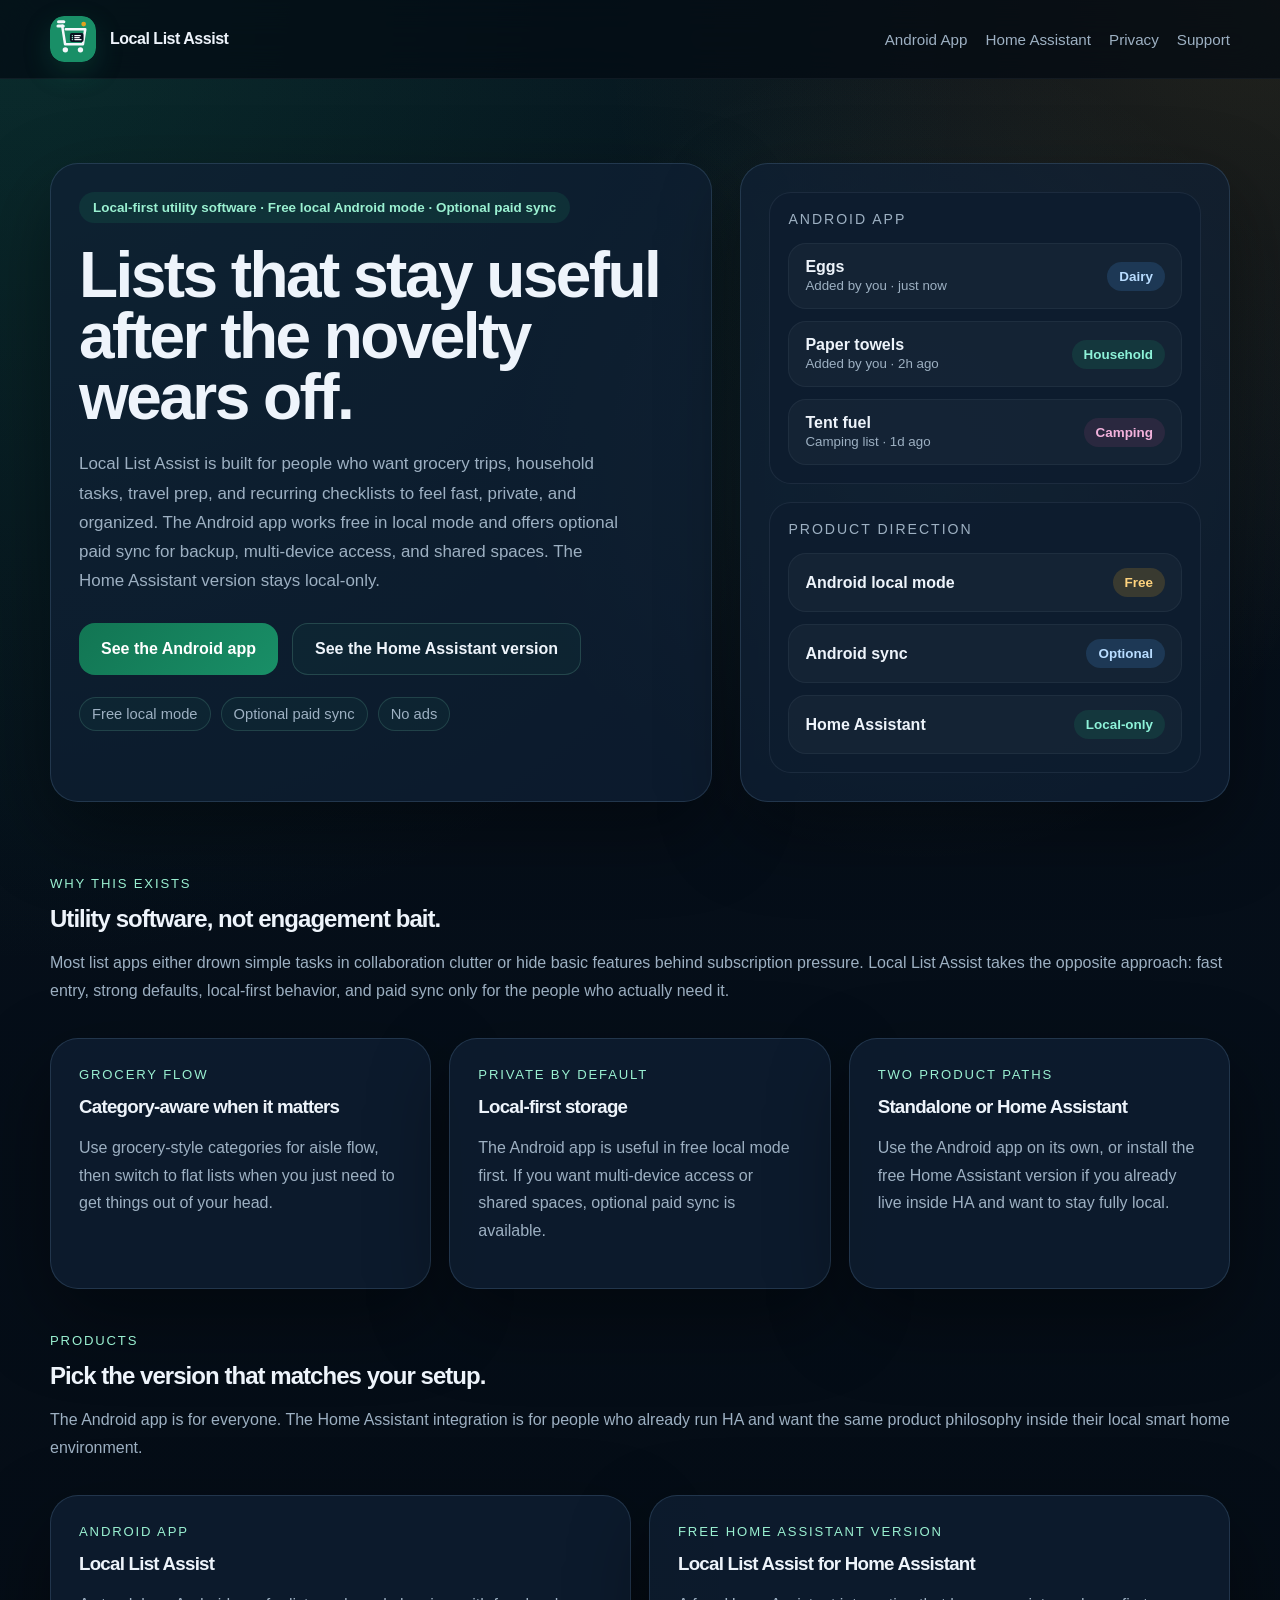
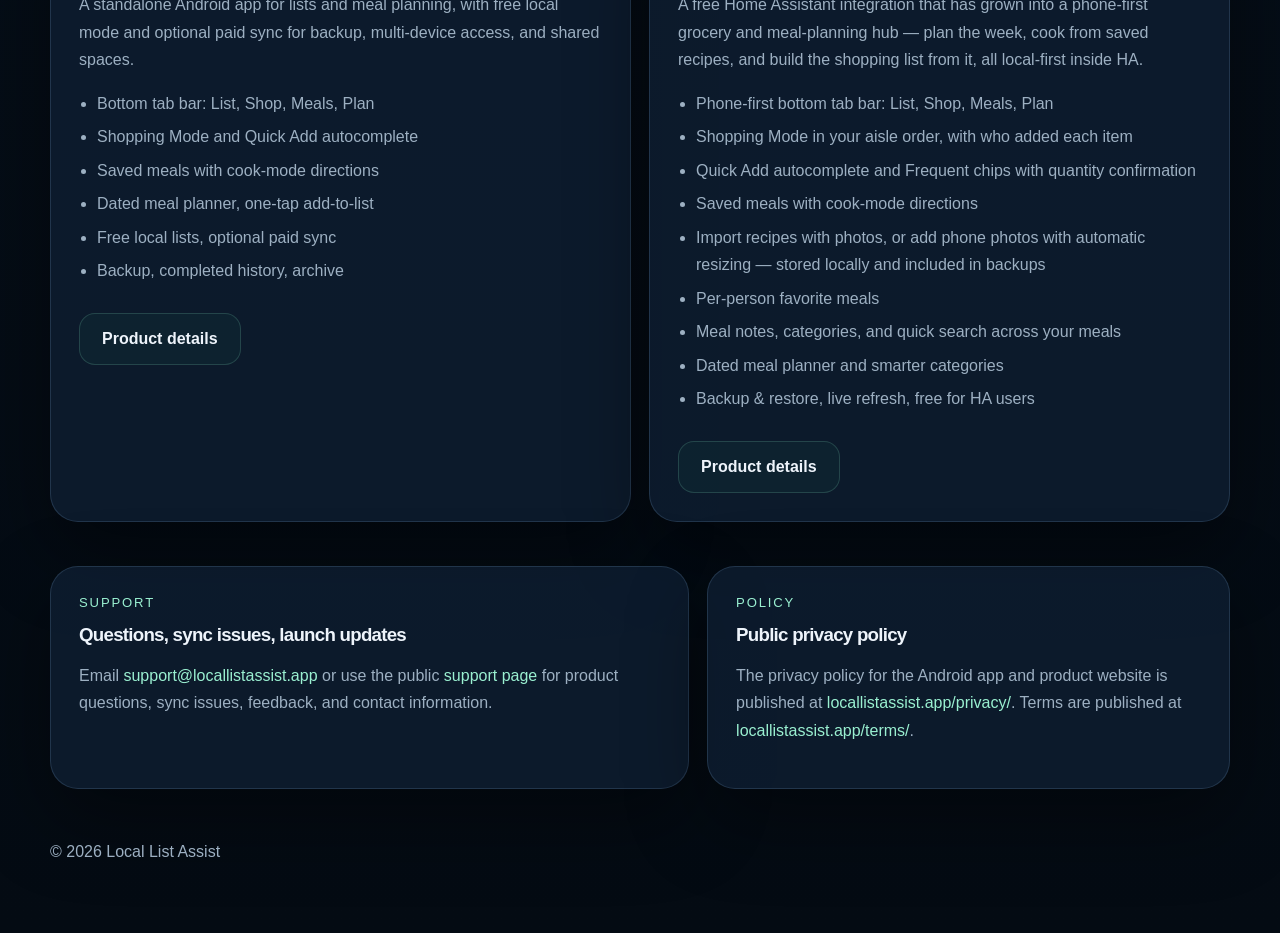
<file: index.html>
<!doctype html>
<html lang="en">
<head>
  <meta charset="utf-8">
  <meta name="viewport" content="width=device-width, initial-scale=1">
  <title>Local List Assist | Local-first Lists for Android and Home Assistant</title>
  <meta name="description" content="Local List Assist offers a free local Android app with optional paid sync and a free Home Assistant integration for fast, local-first grocery and household lists.">
  <meta property="og:title" content="Local List Assist">
  <meta property="og:description" content="Fast, local-first list management for Android and Home Assistant.">
  <meta property="og:type" content="website">
  <meta property="og:url" content="https://locallistassist.app/">
  <link rel="stylesheet" href="/assets/site.css">
  <link rel="icon" href="/assets/logo-mark-v2.svg" type="image/svg+xml">
</head>
<body>
  <div class="topbar">
    <div class="site-shell nav">
      <a class="brand" href="/">
        <img class="brand-mark" src="/assets/logo-mark-v2.svg" alt="Local List Assist logo">
        <span>Local List Assist</span>
      </a>
      <nav class="nav-links">
        <a href="/products/android/">Android App</a>
        <a href="/products/home-assistant/">Home Assistant</a>
        <a href="/privacy/">Privacy</a>
        <a href="/support/">Support</a>
      </nav>
    </div>
  </div>

  <main>
    <section class="hero">
      <div class="site-shell hero-grid">
        <div class="hero-copy">
          <span class="eyebrow">Local-first utility software &middot; Free local Android mode &middot; Optional paid sync</span>
          <h1>Lists that stay useful after the novelty wears off.</h1>
          <p>
            Local List Assist is built for people who want grocery trips, household tasks, travel prep, and recurring
            checklists to feel fast, private, and organized. The Android app works free in local mode and offers optional
            paid sync for backup, multi-device access, and shared spaces. The Home Assistant version stays local-only.
          </p>
          <div class="cta-row">
            <a class="button" href="/products/android/">See the Android app</a>
            <a class="button-secondary" href="/products/home-assistant/">See the Home Assistant version</a>
          </div>
          <div class="meta-row">
            <span>Free local mode</span>
            <span>Optional paid sync</span>
            <span>No ads</span>
          </div>
        </div>

        <div class="hero-panel">
          <div class="mock-card">
            <div class="mock-title">Android app</div>
            <div class="mock-list">
              <div class="mock-item">
                <div>
                  <strong>Eggs</strong><br>
                  <small>Added by you &middot; just now</small>
                </div>
                <span class="badge blue">Dairy</span>
              </div>
              <div class="mock-item">
                <div>
                  <strong>Paper towels</strong><br>
                  <small>Added by you &middot; 2h ago</small>
                </div>
                <span class="badge teal">Household</span>
              </div>
              <div class="mock-item">
                <div>
                  <strong>Tent fuel</strong><br>
                  <small>Camping list &middot; 1d ago</small>
                </div>
                <span class="badge rose">Camping</span>
              </div>
            </div>
          </div>

          <div class="mock-card">
            <div class="mock-title">Product direction</div>
            <div class="mock-list">
              <div class="mock-item"><strong>Android local mode</strong><span class="badge gold">Free</span></div>
              <div class="mock-item"><strong>Android sync</strong><span class="badge blue">Optional</span></div>
              <div class="mock-item"><strong>Home Assistant</strong><span class="badge teal">Local-only</span></div>
            </div>
          </div>
        </div>
      </div>
    </section>

    <section class="section">
      <div class="site-shell">
        <div class="section-head">
          <div>
            <div class="kicker">Why this exists</div>
            <h2>Utility software, not engagement bait.</h2>
            <p>
              Most list apps either drown simple tasks in collaboration clutter or hide basic features behind subscription
              pressure. Local List Assist takes the opposite approach: fast entry, strong defaults, local-first behavior,
              and paid sync only for the people who actually need it.
            </p>
          </div>
        </div>
        <div class="grid-3">
          <article class="section-card">
            <div class="kicker">Grocery flow</div>
            <h3>Category-aware when it matters</h3>
            <p>Use grocery-style categories for aisle flow, then switch to flat lists when you just need to get things out of your head.</p>
          </article>
          <article class="section-card">
            <div class="kicker">Private by default</div>
            <h3>Local-first storage</h3>
            <p>The Android app is useful in free local mode first. If you want multi-device access or shared spaces, optional paid sync is available.</p>
          </article>
          <article class="section-card">
            <div class="kicker">Two product paths</div>
            <h3>Standalone or Home Assistant</h3>
            <p>Use the Android app on its own, or install the free Home Assistant version if you already live inside HA and want to stay fully local.</p>
          </article>
        </div>
      </div>
    </section>

    <section class="section">
      <div class="site-shell">
        <div class="section-head">
          <div>
            <div class="kicker">Products</div>
            <h2>Pick the version that matches your setup.</h2>
            <p>
              The Android app is for everyone. The Home Assistant integration is for people who already run HA and want
              the same product philosophy inside their local smart home environment.
            </p>
          </div>
        </div>

        <div class="products">
          <article class="product-card">
            <div class="kicker">Android App</div>
            <h3>Local List Assist</h3>
            <p>
              A standalone Android app for lists and meal planning, with free local mode and optional paid sync for
              backup, multi-device access, and shared spaces.
            </p>
            <ul class="feature-list">
              <li>Bottom tab bar: List, Shop, Meals, Plan</li>
              <li>Shopping Mode and Quick Add autocomplete</li>
              <li>Saved meals with cook-mode directions</li>
              <li>Dated meal planner, one-tap add-to-list</li>
              <li>Free local lists, optional paid sync</li>
              <li>Backup, completed history, archive</li>
            </ul>
            <div class="cta-row">
              <a class="button-secondary" href="/products/android/">Product details</a>
            </div>
          </article>

          <article class="product-card">
            <div class="kicker">Free Home Assistant Version</div>
            <h3>Local List Assist for Home Assistant</h3>
            <p>
              A free Home Assistant integration that has grown into a phone-first grocery and meal-planning hub — plan the
              week, cook from saved recipes, and build the shopping list from it, all local-first inside HA.
            </p>
            <ul class="feature-list">
              <li>Phone-first bottom tab bar: List, Shop, Meals, Plan</li>
              <li>Shopping Mode in your aisle order, with who added each item</li>
              <li>Quick Add autocomplete and Frequent chips with quantity confirmation</li>
              <li>Saved meals with cook-mode directions</li>
              <li>Import recipes with photos, or add phone photos with automatic resizing — stored locally and included in backups</li>
              <li>Per-person favorite meals</li>
              <li>Meal notes, categories, and quick search across your meals</li>
              <li>Dated meal planner and smarter categories</li>
              <li>Backup &amp; restore, live refresh, free for HA users</li>
            </ul>
            <div class="cta-row">
              <a class="button-secondary" href="/products/home-assistant/">Product details</a>
            </div>
          </article>
        </div>
      </div>
    </section>

    <section class="section">
      <div class="site-shell footer-grid">
        <article class="footer-card">
          <div class="kicker">Support</div>
          <h3>Questions, sync issues, launch updates</h3>
          <p>
            Email <a class="inline-link" href="mailto:support@locallistassist.app">support@locallistassist.app</a> or
            use the public <a class="inline-link" href="/support/">support page</a> for product questions, sync issues,
            feedback, and contact information.
          </p>
        </article>

        <article class="footer-card">
          <div class="kicker">Policy</div>
          <h3>Public privacy policy</h3>
          <p>
            The privacy policy for the Android app and product website is published at
            <a class="inline-link" href="/privacy/">locallistassist.app/privacy/</a>. Terms are published at
            <a class="inline-link" href="/terms/">locallistassist.app/terms/</a>.
          </p>
        </article>
      </div>
    </section>
  </main>

  <footer class="footer">
    <div class="site-shell copy-muted">© 2026 Local List Assist</div>
  </footer>
</body>
</html>
</file>
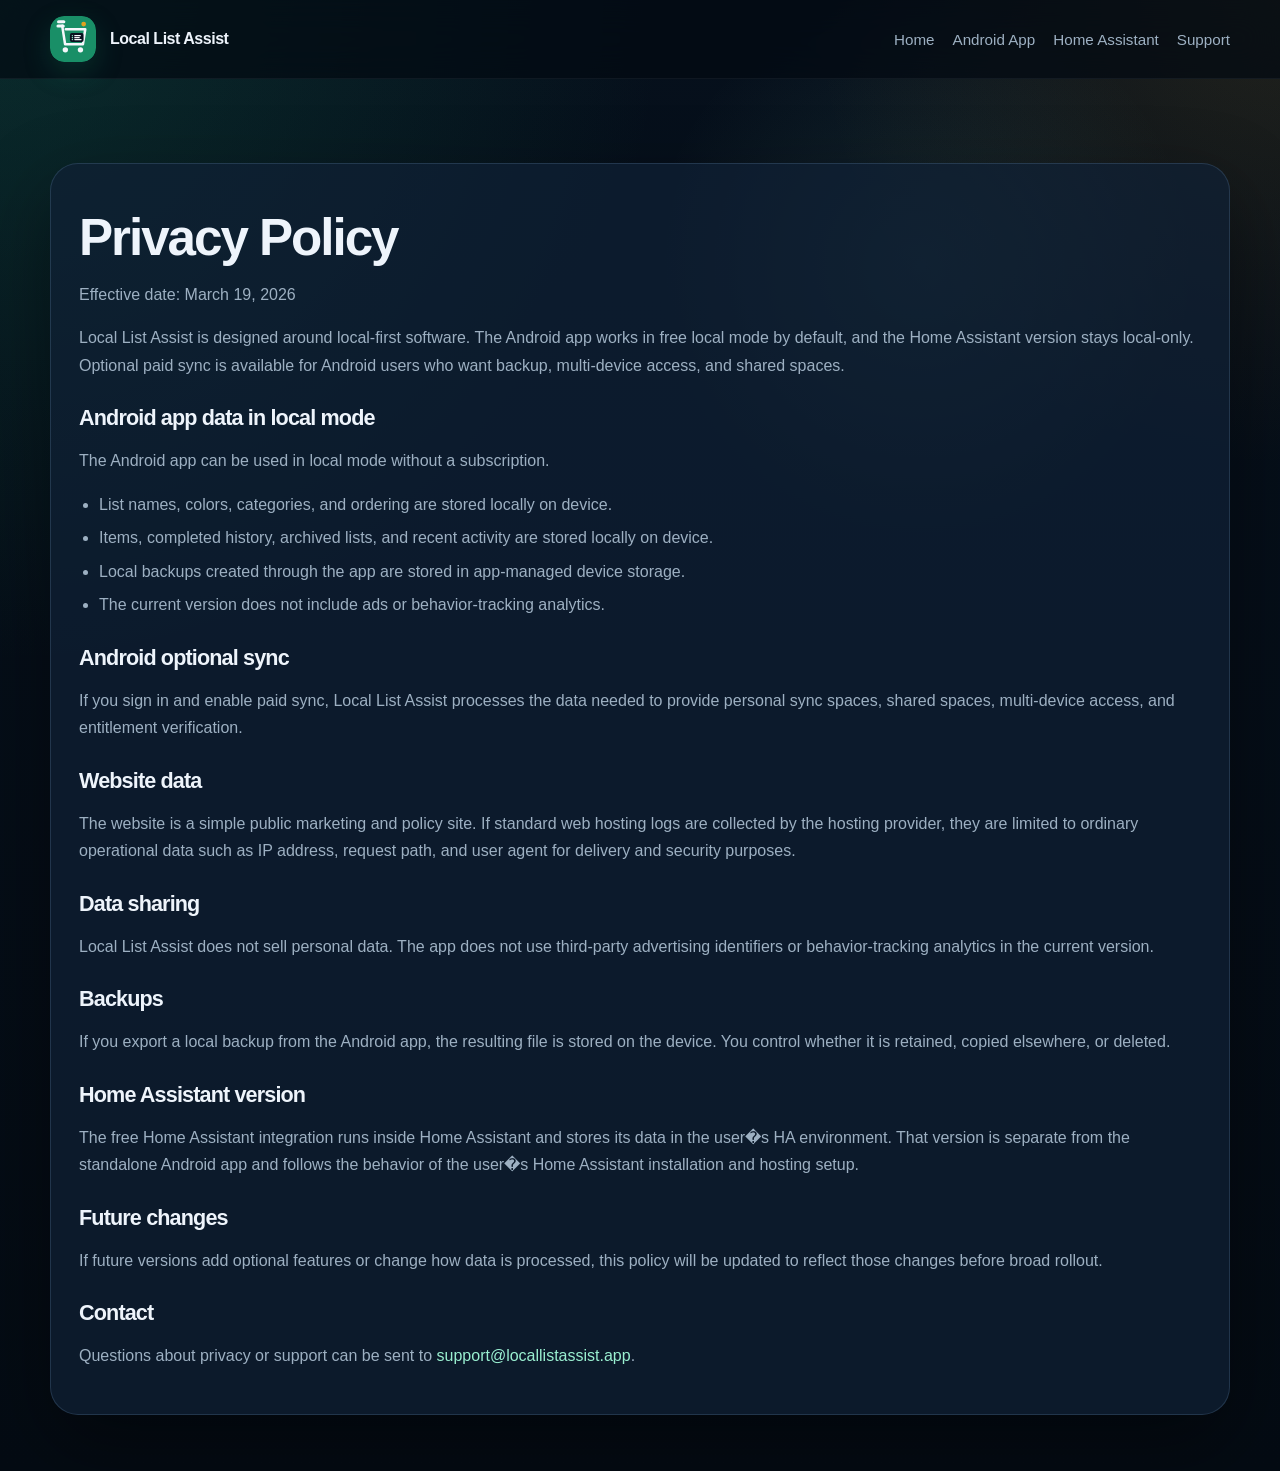
<file: privacy/index.html>
<!doctype html>
<html lang="en">
<head>
  <meta charset="utf-8">
  <meta name="viewport" content="width=device-width, initial-scale=1">
  <title>Privacy Policy | Local List Assist</title>
  <meta name="description" content="Privacy policy for the Local List Assist website, Android app, and optional sync service.">
  <link rel="stylesheet" href="/assets/site.css">
  <link rel="icon" href="/assets/logo-mark-v2.svg" type="image/svg+xml">
</head>
<body>
  <div class="topbar">
    <div class="site-shell nav">
      <a class="brand" href="/">
        <img class="brand-mark" src="/assets/logo-mark-v2.svg" alt="Local List Assist logo">
        <span>Local List Assist</span>
      </a>
      <nav class="nav-links">
        <a href="/">Home</a>
        <a href="/products/android/">Android App</a>
        <a href="/products/home-assistant/">Home Assistant</a>
        <a href="/support/">Support</a>
      </nav>
    </div>
  </div>

  <main class="policy">
    <div class="site-shell">
      <article class="policy-card">
        <h1>Privacy Policy</h1>
        <p>Effective date: March 19, 2026</p>
        <p>
          Local List Assist is designed around local-first software. The Android app works in free local mode by default,
          and the Home Assistant version stays local-only. Optional paid sync is available for Android users who want
          backup, multi-device access, and shared spaces.
        </p>

        <h2>Android app data in local mode</h2>
        <p>The Android app can be used in local mode without a subscription.</p>
        <ul>
          <li>List names, colors, categories, and ordering are stored locally on device.</li>
          <li>Items, completed history, archived lists, and recent activity are stored locally on device.</li>
          <li>Local backups created through the app are stored in app-managed device storage.</li>
          <li>The current version does not include ads or behavior-tracking analytics.</li>
        </ul>

        <h2>Android optional sync</h2>
        <p>
          If you sign in and enable paid sync, Local List Assist processes the data needed to provide personal sync
          spaces, shared spaces, multi-device access, and entitlement verification.
        </p>

        <h2>Website data</h2>
        <p>
          The website is a simple public marketing and policy site. If standard web hosting logs are collected by the
          hosting provider, they are limited to ordinary operational data such as IP address, request path, and user
          agent for delivery and security purposes.
        </p>

        <h2>Data sharing</h2>
        <p>
          Local List Assist does not sell personal data. The app does not use third-party advertising identifiers or
          behavior-tracking analytics in the current version.
        </p>

        <h2>Backups</h2>
        <p>
          If you export a local backup from the Android app, the resulting file is stored on the device. You control
          whether it is retained, copied elsewhere, or deleted.
        </p>

        <h2>Home Assistant version</h2>
        <p>
          The free Home Assistant integration runs inside Home Assistant and stores its data in the user�s HA
          environment. That version is separate from the standalone Android app and follows the behavior of the user�s
          Home Assistant installation and hosting setup.
        </p>

        <h2>Future changes</h2>
        <p>
          If future versions add optional features or change how data is processed, this policy will be updated to
          reflect those changes before broad rollout.
        </p>

        <h2>Contact</h2>
        <p>
          Questions about privacy or support can be sent to
          <a class="inline-link" href="mailto:support@locallistassist.app">support@locallistassist.app</a>.
        </p>
      </article>
    </div>
  </main>
</body>
</html>
</file>
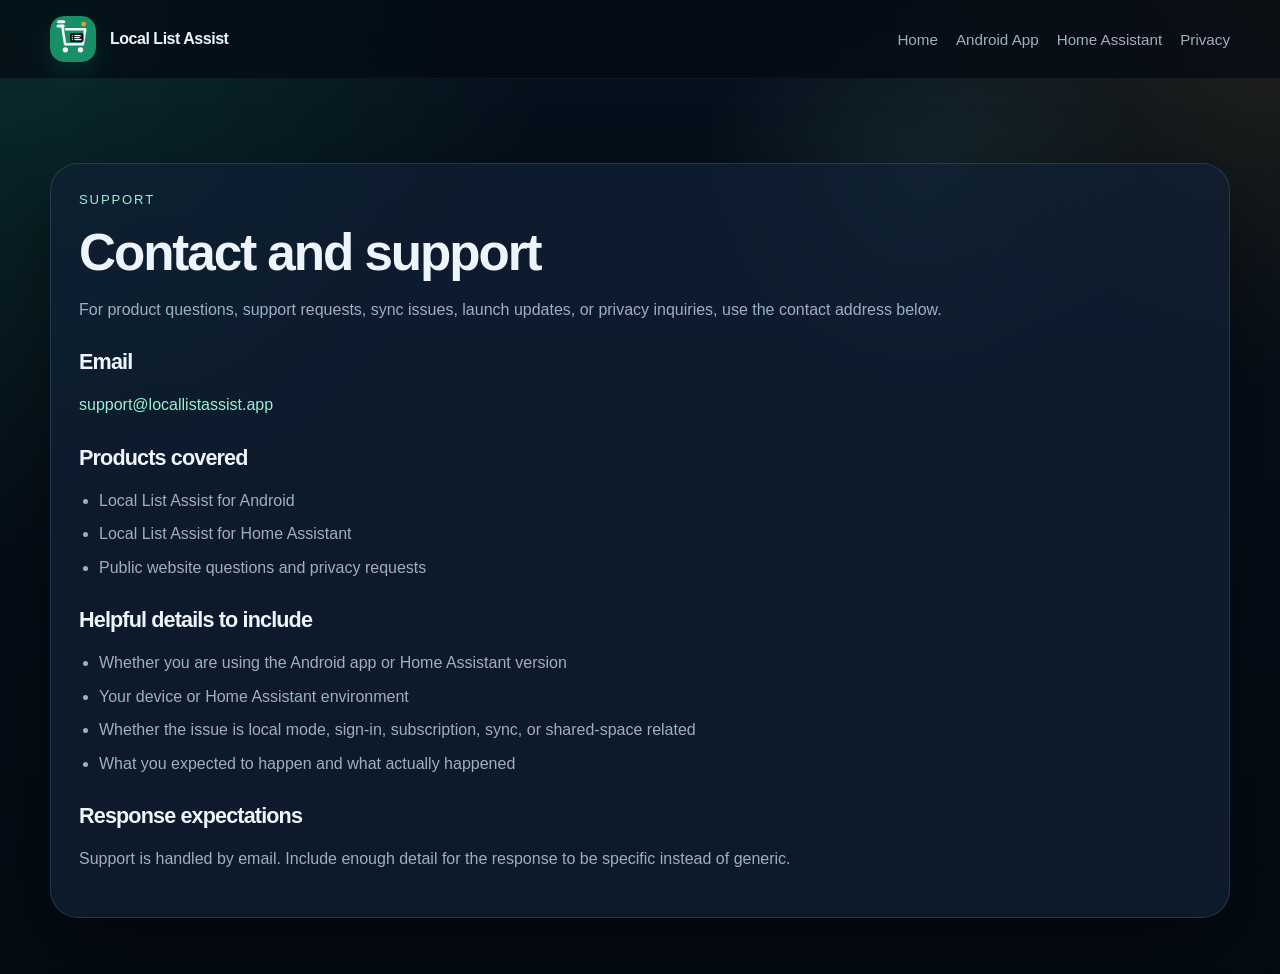
<file: support/index.html>
<!doctype html>
<html lang="en">
<head>
  <meta charset="utf-8">
  <meta name="viewport" content="width=device-width, initial-scale=1">
  <title>Support | Local List Assist</title>
  <meta name="description" content="Support and contact information for Local List Assist Android and Home Assistant users.">
  <link rel="stylesheet" href="/assets/site.css">
  <link rel="icon" href="/assets/logo-mark-v2.svg" type="image/svg+xml">
</head>
<body>
  <div class="topbar">
    <div class="site-shell nav">
      <a class="brand" href="/">
        <img class="brand-mark" src="/assets/logo-mark-v2.svg" alt="Local List Assist logo">
        <span>Local List Assist</span>
      </a>
      <nav class="nav-links">
        <a href="/">Home</a>
        <a href="/products/android/">Android App</a>
        <a href="/products/home-assistant/">Home Assistant</a>
        <a href="/privacy/">Privacy</a>
      </nav>
    </div>
  </div>

  <main class="policy">
    <div class="site-shell">
      <article class="policy-card">
        <div class="kicker">Support</div>
        <h1>Contact and support</h1>
        <p>
          For product questions, support requests, sync issues, launch updates, or privacy inquiries, use the contact
          address below.
        </p>

        <h2>Email</h2>
        <p>
          <a class="inline-link" href="mailto:support@locallistassist.app">support@locallistassist.app</a>
        </p>

        <h2>Products covered</h2>
        <ul>
          <li>Local List Assist for Android</li>
          <li>Local List Assist for Home Assistant</li>
          <li>Public website questions and privacy requests</li>
        </ul>

        <h2>Helpful details to include</h2>
        <ul>
          <li>Whether you are using the Android app or Home Assistant version</li>
          <li>Your device or Home Assistant environment</li>
          <li>Whether the issue is local mode, sign-in, subscription, sync, or shared-space related</li>
          <li>What you expected to happen and what actually happened</li>
        </ul>

        <h2>Response expectations</h2>
        <p>
          Support is handled by email. Include enough detail for the response to be specific instead of generic.
        </p>
      </article>
    </div>
  </main>
</body>
</html>
</file>
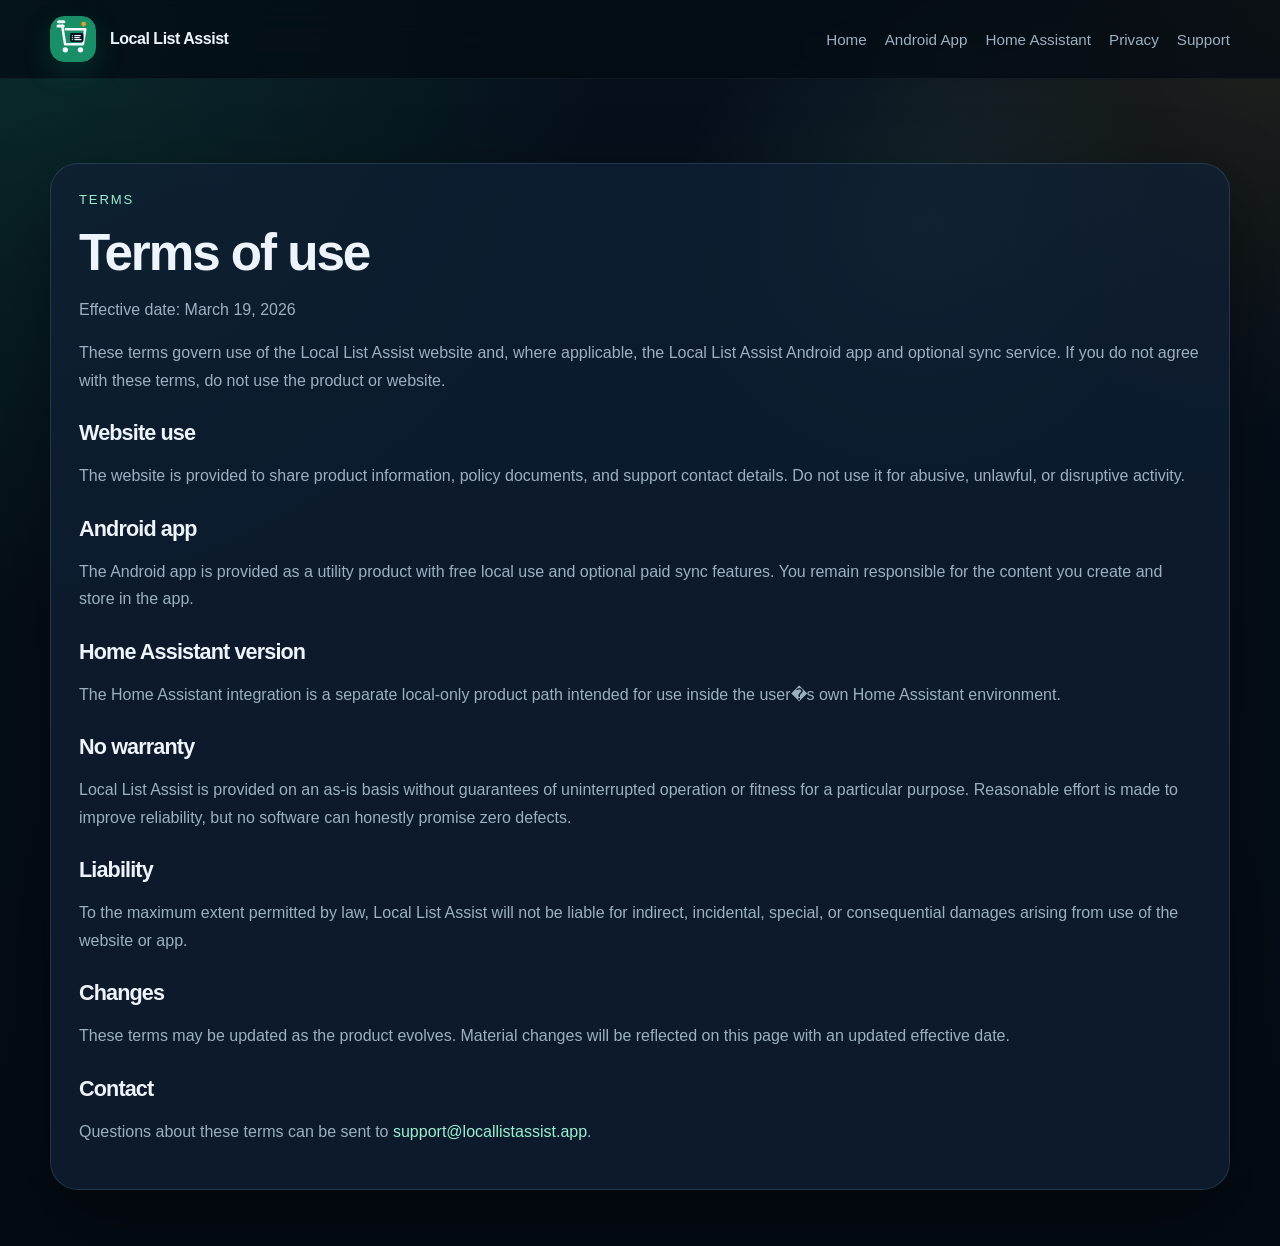
<file: terms/index.html>
<!doctype html>
<html lang="en">
<head>
  <meta charset="utf-8">
  <meta name="viewport" content="width=device-width, initial-scale=1">
  <title>Terms | Local List Assist</title>
  <meta name="description" content="Terms for the Local List Assist website, Android app, and optional sync service.">
  <link rel="stylesheet" href="/assets/site.css">
  <link rel="icon" href="/assets/logo-mark-v2.svg" type="image/svg+xml">
</head>
<body>
  <div class="topbar">
    <div class="site-shell nav">
      <a class="brand" href="/">
        <img class="brand-mark" src="/assets/logo-mark-v2.svg" alt="Local List Assist logo">
        <span>Local List Assist</span>
      </a>
      <nav class="nav-links">
        <a href="/">Home</a>
        <a href="/products/android/">Android App</a>
        <a href="/products/home-assistant/">Home Assistant</a>
        <a href="/privacy/">Privacy</a>
        <a href="/support/">Support</a>
      </nav>
    </div>
  </div>

  <main class="policy">
    <div class="site-shell">
      <article class="policy-card">
        <div class="kicker">Terms</div>
        <h1>Terms of use</h1>
        <p>Effective date: March 19, 2026</p>
        <p>
          These terms govern use of the Local List Assist website and, where applicable, the Local List Assist Android
          app and optional sync service. If you do not agree with these terms, do not use the product or website.
        </p>

        <h2>Website use</h2>
        <p>
          The website is provided to share product information, policy documents, and support contact details. Do not use
          it for abusive, unlawful, or disruptive activity.
        </p>

        <h2>Android app</h2>
        <p>
          The Android app is provided as a utility product with free local use and optional paid sync features. You remain
          responsible for the content you create and store in the app.
        </p>

        <h2>Home Assistant version</h2>
        <p>
          The Home Assistant integration is a separate local-only product path intended for use inside the user�s own Home
          Assistant environment.
        </p>

        <h2>No warranty</h2>
        <p>
          Local List Assist is provided on an as-is basis without guarantees of uninterrupted operation or fitness for a
          particular purpose. Reasonable effort is made to improve reliability, but no software can honestly promise zero
          defects.
        </p>

        <h2>Liability</h2>
        <p>
          To the maximum extent permitted by law, Local List Assist will not be liable for indirect, incidental, special,
          or consequential damages arising from use of the website or app.
        </p>

        <h2>Changes</h2>
        <p>
          These terms may be updated as the product evolves. Material changes will be reflected on this page with an
          updated effective date.
        </p>

        <h2>Contact</h2>
        <p>
          Questions about these terms can be sent to
          <a class="inline-link" href="mailto:support@locallistassist.app">support@locallistassist.app</a>.
        </p>
      </article>
    </div>
  </main>
</body>
</html>
</file>
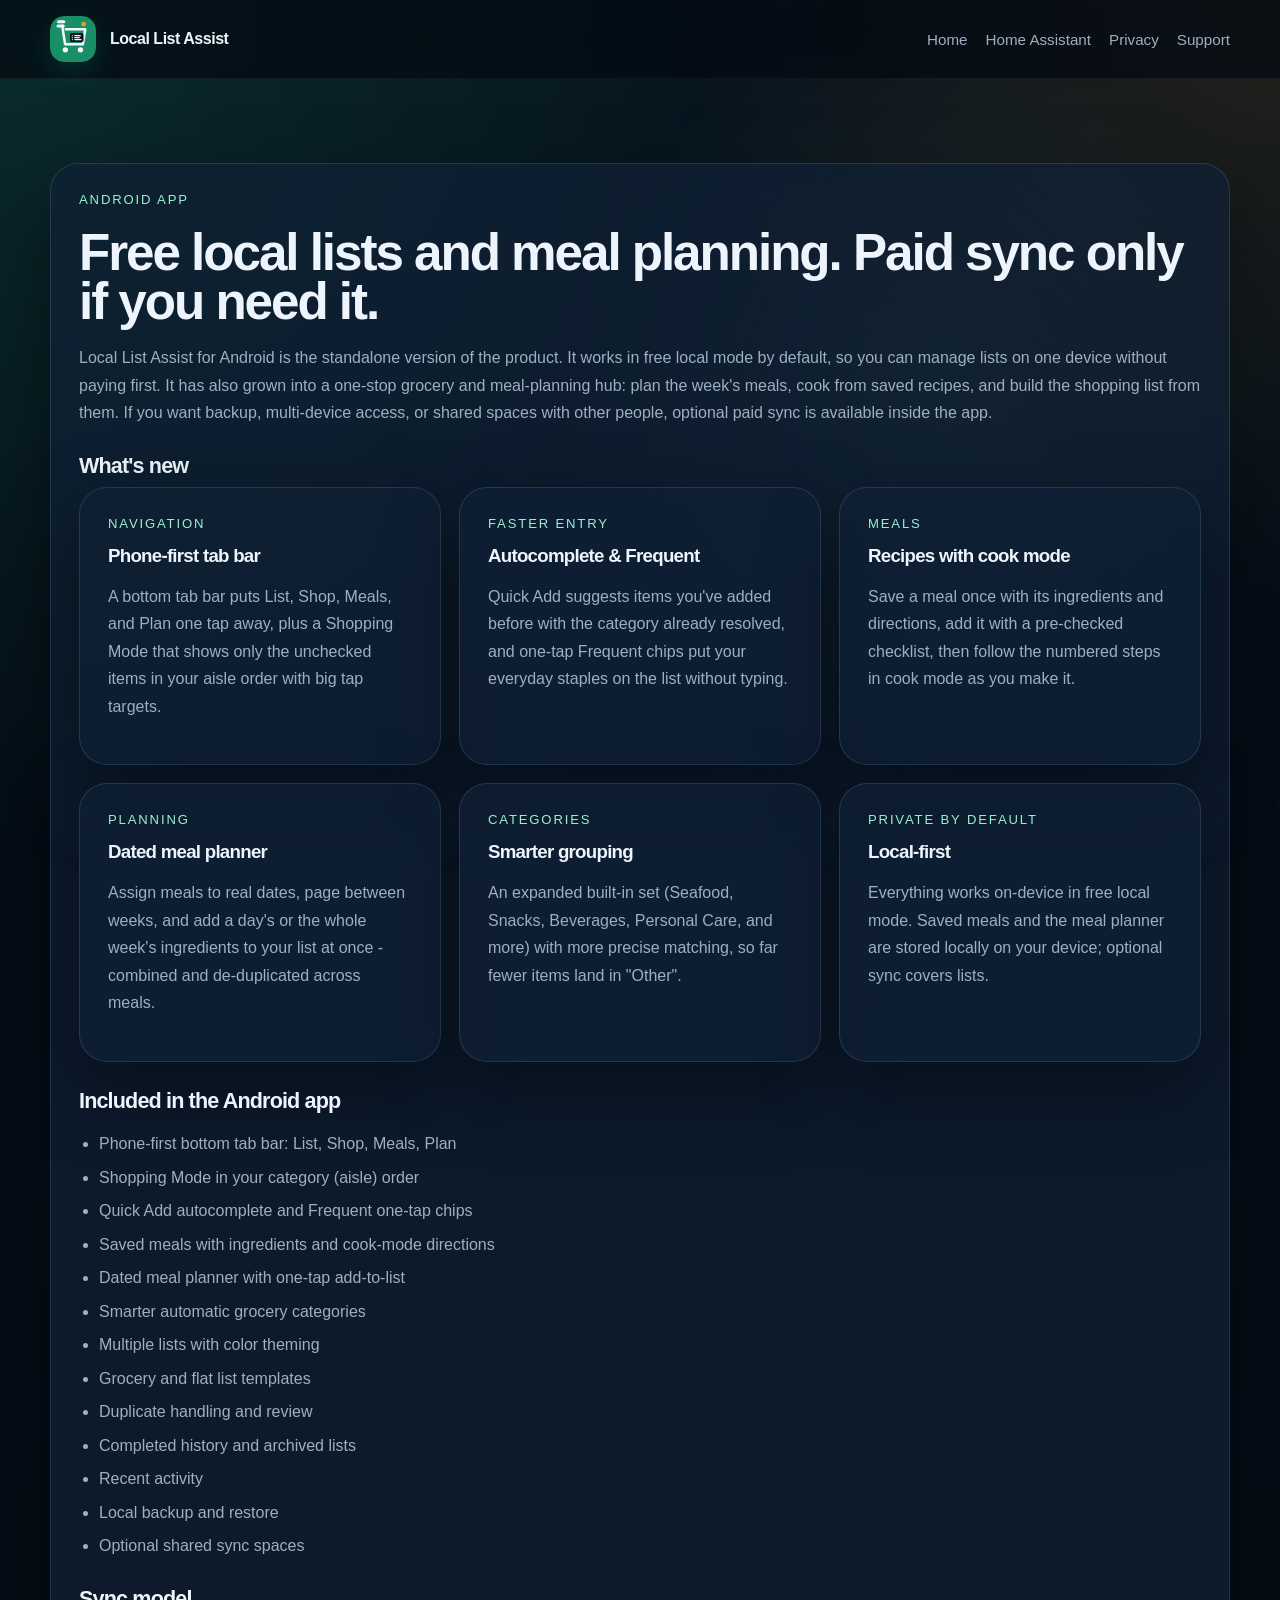
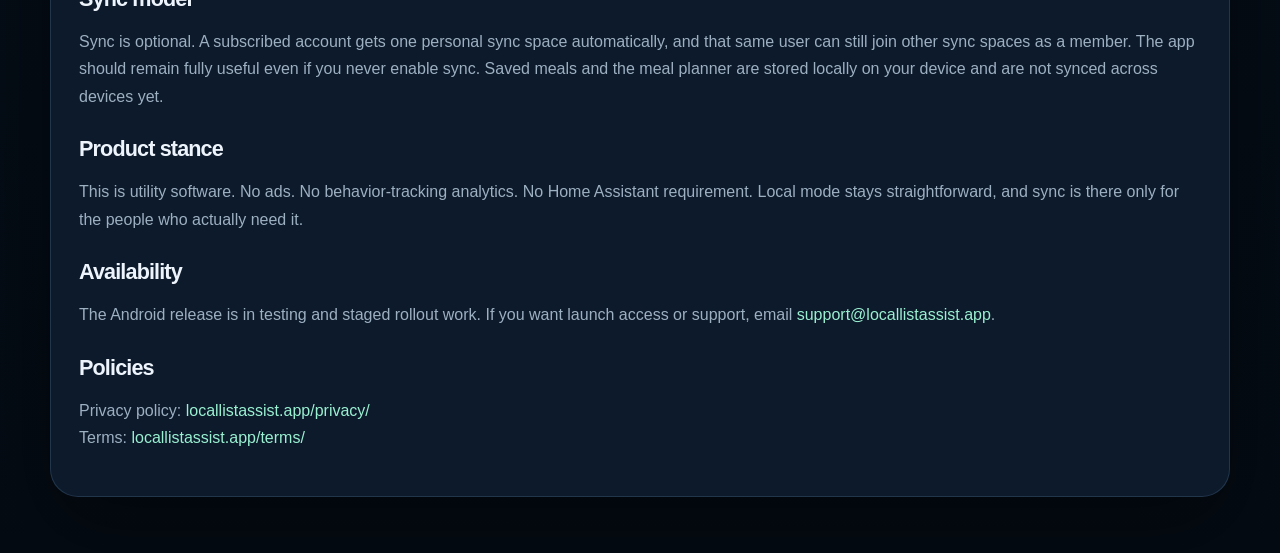
<file: products/android/index.html>
<!doctype html>
<html lang="en">
<head>
  <meta charset="utf-8">
  <meta name="viewport" content="width=device-width, initial-scale=1">
  <title>Android App | Local List Assist</title>
  <meta name="description" content="Standalone Android app for free local lists and meal planning: a bottom tab bar, Shopping Mode, Quick Add autocomplete, saved meals with cook-mode directions, and a dated meal planner, with optional paid sync for backup and shared spaces.">
  <link rel="stylesheet" href="/assets/site.css">
  <link rel="icon" href="/assets/logo-mark-v2.svg" type="image/svg+xml">
</head>
<body>
  <div class="topbar">
    <div class="site-shell nav">
      <a class="brand" href="/">
        <img class="brand-mark" src="/assets/logo-mark-v2.svg" alt="Local List Assist logo">
        <span>Local List Assist</span>
      </a>
      <nav class="nav-links">
        <a href="/">Home</a>
        <a href="/products/home-assistant/">Home Assistant</a>
        <a href="/privacy/">Privacy</a>
        <a href="/support/">Support</a>
      </nav>
    </div>
  </div>

  <main class="policy">
    <div class="site-shell">
      <article class="policy-card">
        <div class="kicker">Android app</div>
        <h1>Free local lists and meal planning. Paid sync only if you need it.</h1>
        <p>
          Local List Assist for Android is the standalone version of the product. It works in free local mode by default,
          so you can manage lists on one device without paying first. It has also grown into a one-stop grocery and
          meal-planning hub: plan the week's meals, cook from saved recipes, and build the shopping list from them. If you
          want backup, multi-device access, or shared spaces with other people, optional paid sync is available inside the app.
        </p>

        <h2>What's new</h2>
        <div class="grid-3">
          <article class="section-card">
            <div class="kicker">Navigation</div>
            <h3>Phone-first tab bar</h3>
            <p>A bottom tab bar puts List, Shop, Meals, and Plan one tap away, plus a Shopping Mode that shows only the unchecked items in your aisle order with big tap targets.</p>
          </article>
          <article class="section-card">
            <div class="kicker">Faster entry</div>
            <h3>Autocomplete &amp; Frequent</h3>
            <p>Quick Add suggests items you've added before with the category already resolved, and one-tap Frequent chips put your everyday staples on the list without typing.</p>
          </article>
          <article class="section-card">
            <div class="kicker">Meals</div>
            <h3>Recipes with cook mode</h3>
            <p>Save a meal once with its ingredients and directions, add it with a pre-checked checklist, then follow the numbered steps in cook mode as you make it.</p>
          </article>
          <article class="section-card">
            <div class="kicker">Planning</div>
            <h3>Dated meal planner</h3>
            <p>Assign meals to real dates, page between weeks, and add a day's or the whole week's ingredients to your list at once - combined and de-duplicated across meals.</p>
          </article>
          <article class="section-card">
            <div class="kicker">Categories</div>
            <h3>Smarter grouping</h3>
            <p>An expanded built-in set (Seafood, Snacks, Beverages, Personal Care, and more) with more precise matching, so far fewer items land in "Other".</p>
          </article>
          <article class="section-card">
            <div class="kicker">Private by default</div>
            <h3>Local-first</h3>
            <p>Everything works on-device in free local mode. Saved meals and the meal planner are stored locally on your device; optional sync covers lists.</p>
          </article>
        </div>

        <h2>Included in the Android app</h2>
        <ul>
          <li>Phone-first bottom tab bar: List, Shop, Meals, Plan</li>
          <li>Shopping Mode in your category (aisle) order</li>
          <li>Quick Add autocomplete and Frequent one-tap chips</li>
          <li>Saved meals with ingredients and cook-mode directions</li>
          <li>Dated meal planner with one-tap add-to-list</li>
          <li>Smarter automatic grocery categories</li>
          <li>Multiple lists with color theming</li>
          <li>Grocery and flat list templates</li>
          <li>Duplicate handling and review</li>
          <li>Completed history and archived lists</li>
          <li>Recent activity</li>
          <li>Local backup and restore</li>
          <li>Optional shared sync spaces</li>
        </ul>

        <h2>Sync model</h2>
        <p>
          Sync is optional. A subscribed account gets one personal sync space automatically, and that same user can still
          join other sync spaces as a member. The app should remain fully useful even if you never enable sync. Saved meals
          and the meal planner are stored locally on your device and are not synced across devices yet.
        </p>

        <h2>Product stance</h2>
        <p>
          This is utility software. No ads. No behavior-tracking analytics. No Home Assistant requirement. Local mode
          stays straightforward, and sync is there only for the people who actually need it.
        </p>

        <h2>Availability</h2>
        <p>
          The Android release is in testing and staged rollout work. If you want launch access or support, email
          <a class="inline-link" href="mailto:support@locallistassist.app?subject=Local%20List%20Assist%20Android">support@locallistassist.app</a>.
        </p>

        <h2>Policies</h2>
        <p>
          Privacy policy:
          <a class="inline-link" href="/privacy/">locallistassist.app/privacy/</a><br>
          Terms:
          <a class="inline-link" href="/terms/">locallistassist.app/terms/</a>
        </p>
      </article>
    </div>
  </main>
</body>
</html>
</file>
<file: assets/site.css>
:root {
  --bg: #06101c;
  --bg-deep: #040b13;
  --panel: rgba(16, 32, 53, 0.72);
  --panel-strong: rgba(14, 29, 47, 0.92);
  --line: rgba(133, 179, 220, 0.18);
  --text: #eef4fb;
  --muted: #9db0c2;
  --green: #198f67;
  --green-strong: #127553;
  --blue: #4ea5ff;
  --teal: #1f8a70;
  --gold: #e2a21f;
  --rose: #8f3f71;
  --shadow: 0 30px 80px rgba(0, 0, 0, 0.4);
  --radius: 28px;
  --max: 1180px;
}

* { box-sizing: border-box; }
html { scroll-behavior: smooth; }
body {
  margin: 0;
  font-family: "Aptos", "Segoe UI", "Trebuchet MS", sans-serif;
  background:
    radial-gradient(circle at top left, rgba(25, 143, 103, 0.22), transparent 34%),
    radial-gradient(circle at top right, rgba(226, 162, 31, 0.12), transparent 24%),
    radial-gradient(circle at 72% 18%, rgba(138, 224, 194, 0.10), transparent 18%),
    linear-gradient(180deg, var(--bg) 0%, var(--bg-deep) 100%);
  color: var(--text);
}

a { color: inherit; text-decoration: none; }
img { max-width: 100%; display: block; }

.site-shell {
  width: min(var(--max), calc(100% - 32px));
  margin: 0 auto;
}

.topbar {
  position: sticky;
  top: 0;
  z-index: 10;
  backdrop-filter: blur(18px);
  background: rgba(4, 11, 19, 0.72);
  border-bottom: 1px solid rgba(157, 176, 194, 0.08);
}

.nav {
  display: flex;
  align-items: center;
  justify-content: space-between;
  min-height: 78px;
  gap: 20px;
}

.brand {
  display: inline-flex;
  align-items: center;
  gap: 14px;
  font-family: "Aptos Display", "Aptos", "Trebuchet MS", sans-serif;
  font-weight: 700;
  letter-spacing: -0.03em;
}

.brand-mark {
  width: 46px;
  height: 46px;
  border-radius: 14px;
  box-shadow: 0 10px 28px rgba(25, 143, 103, 0.22);
}

.nav-links {
  display: flex;
  gap: 18px;
  flex-wrap: wrap;
  color: var(--muted);
  font-size: 0.95rem;
}

.nav-links a:hover,
.inline-link:hover {
  color: var(--text);
}

.hero,
.policy {
  padding: 84px 0 56px;
}

.hero-grid {
  display: grid;
  grid-template-columns: 1.15fr 0.85fr;
  gap: 28px;
  align-items: stretch;
}

.hero-copy,
.hero-panel,
.section-card,
.footer-card,
.product-card,
.policy-card {
  background: var(--panel);
  border: 1px solid var(--line);
  box-shadow: var(--shadow);
  border-radius: var(--radius);
}

.hero-copy,
.hero-panel,
.section-card,
.footer-card,
.product-card,
.policy-card {
  padding: 28px;
}

.eyebrow {
  display: inline-flex;
  align-items: center;
  gap: 10px;
  padding: 8px 14px;
  border-radius: 999px;
  background: rgba(25, 143, 103, 0.16);
  color: #9af0d1;
  font-size: 0.84rem;
  font-weight: 600;
}

h1, h2, h3 {
  font-family: "Aptos Display", "Aptos", "Trebuchet MS", sans-serif;
  letter-spacing: -0.04em;
  margin: 0;
}

h1 {
  margin-top: 22px;
  font-size: clamp(2.7rem, 5vw, 5.3rem);
  line-height: 0.95;
}

.hero-copy p,
.section-head p,
.section-card p,
.product-card p,
.footer-card p,
.policy-card p,
.policy-card li {
  color: var(--muted);
  line-height: 1.72;
}

.hero-copy p {
  margin: 22px 0 0;
  max-width: 58ch;
  font-size: 1.06rem;
}

.cta-row {
  display: flex;
  gap: 14px;
  flex-wrap: wrap;
  margin-top: 28px;
}

.button,
.button-secondary {
  display: inline-flex;
  align-items: center;
  justify-content: center;
  min-height: 52px;
  padding: 0 22px;
  border-radius: 16px;
  font-weight: 600;
  transition: transform 0.18s ease, background 0.18s ease, border-color 0.18s ease;
}

.button {
  background: linear-gradient(135deg, var(--green-strong), var(--green));
  color: #fff;
}

.button-secondary {
  border: 1px solid rgba(138, 224, 194, 0.18);
  color: var(--text);
  background: rgba(25, 143, 103, 0.08);
}

.button:hover,
.button-secondary:hover {
  transform: translateY(-1px);
}

.meta-row {
  display: flex;
  flex-wrap: wrap;
  gap: 10px;
  margin-top: 22px;
  color: var(--muted);
  font-size: 0.92rem;
}

.meta-row span {
  padding: 8px 12px;
  border-radius: 999px;
  border: 1px solid rgba(138, 224, 194, 0.16);
  background: rgba(25, 143, 103, 0.08);
}

.hero-panel {
  display: grid;
  gap: 18px;
}

.mock-card {
  background: var(--panel-strong);
  border: 1px solid rgba(157, 176, 194, 0.1);
  border-radius: 22px;
  padding: 18px;
}

.mock-title {
  font-size: 0.88rem;
  text-transform: uppercase;
  letter-spacing: 0.14em;
  color: var(--muted);
}

.mock-list {
  display: grid;
  gap: 12px;
  margin-top: 16px;
}

.mock-item {
  display: flex;
  justify-content: space-between;
  gap: 12px;
  align-items: center;
  padding: 14px 16px;
  border-radius: 18px;
  background: rgba(255, 255, 255, 0.03);
  border: 1px solid rgba(157, 176, 194, 0.08);
}

.mock-item small,
.copy-muted {
  color: var(--muted);
}

.media-frame {
  margin-top: 16px;
  margin-left: auto;
  margin-right: auto;
  border-radius: 24px;
  overflow: hidden;
  border: 1px solid rgba(138, 224, 194, 0.18);
  background: rgba(8, 17, 31, 0.8);
  box-shadow: var(--shadow);
}

.media-frame-desktop {
  max-width: 500px;
}

.media-frame-phone {
  max-width: 270px;
}

.product-video {
  display: block;
  width: 100%;
  height: auto;
}

.badge {
  padding: 7px 12px;
  border-radius: 999px;
  font-size: 0.84rem;
  font-weight: 600;
  white-space: nowrap;
}

.badge.blue { background: rgba(78, 165, 255, 0.16); color: #b8dcff; }
.badge.teal { background: rgba(25, 143, 103, 0.18); color: #8df2d8; }
.badge.gold { background: rgba(226, 162, 31, 0.18); color: #ffd37d; }
.badge.rose { background: rgba(143, 63, 113, 0.18); color: #f3b2dc; }

.section {
  padding: 18px 0 26px;
}

.section-head {
  display: flex;
  justify-content: space-between;
  gap: 24px;
  align-items: end;
  margin-bottom: 18px;
}

.grid-3 {
  display: grid;
  gap: 18px;
  grid-template-columns: repeat(3, minmax(0, 1fr));
}

.products,
.footer-grid {
  display: grid;
  gap: 18px;
}

.products {
  grid-template-columns: repeat(2, minmax(0, 1fr));
}

.footer-grid {
  grid-template-columns: 1.1fr 0.9fr;
}

.kicker {
  font-size: 0.82rem;
  text-transform: uppercase;
  letter-spacing: 0.14em;
  color: #9af0d1;
  margin-bottom: 14px;
}

.feature-list {
  margin: 16px 0 0;
  padding-left: 18px;
  color: var(--muted);
  line-height: 1.72;
}

.feature-list li + li,
.policy-card li + li {
  margin-top: 6px;
}

.policy-card h1 {
  font-size: clamp(2.4rem, 4vw, 4rem);
  margin-bottom: 18px;
}

.policy-card h2 {
  margin-top: 26px;
  margin-bottom: 8px;
  font-size: 1.35rem;
}

.policy-card ul {
  padding-left: 20px;
}

.inline-link {
  color: #9af0d1;
}

.footer {
  padding: 28px 0 72px;
}

@media (max-width: 940px) {
  .hero-grid,
  .grid-3,
  .products,
  .footer-grid,
  .section-head {
    grid-template-columns: 1fr;
  }

  .section-head {
    display: grid;
    align-items: start;
  }
}

@media (max-width: 640px) {
  .site-shell {
    width: min(var(--max), calc(100% - 20px));
  }

  .hero,
  .policy {
    padding-top: 54px;
  }

  .hero-copy,
  .hero-panel,
  .section-card,
  .product-card,
  .footer-card,
  .policy-card {
    padding: 20px;
  }

  .nav {
    align-items: start;
    padding: 14px 0;
    flex-direction: column;
  }

  .cta-row,
  .nav-links {
    width: 100%;
  }

  .mock-item {
    align-items: start;
    flex-direction: column;
  }
}
</file>
